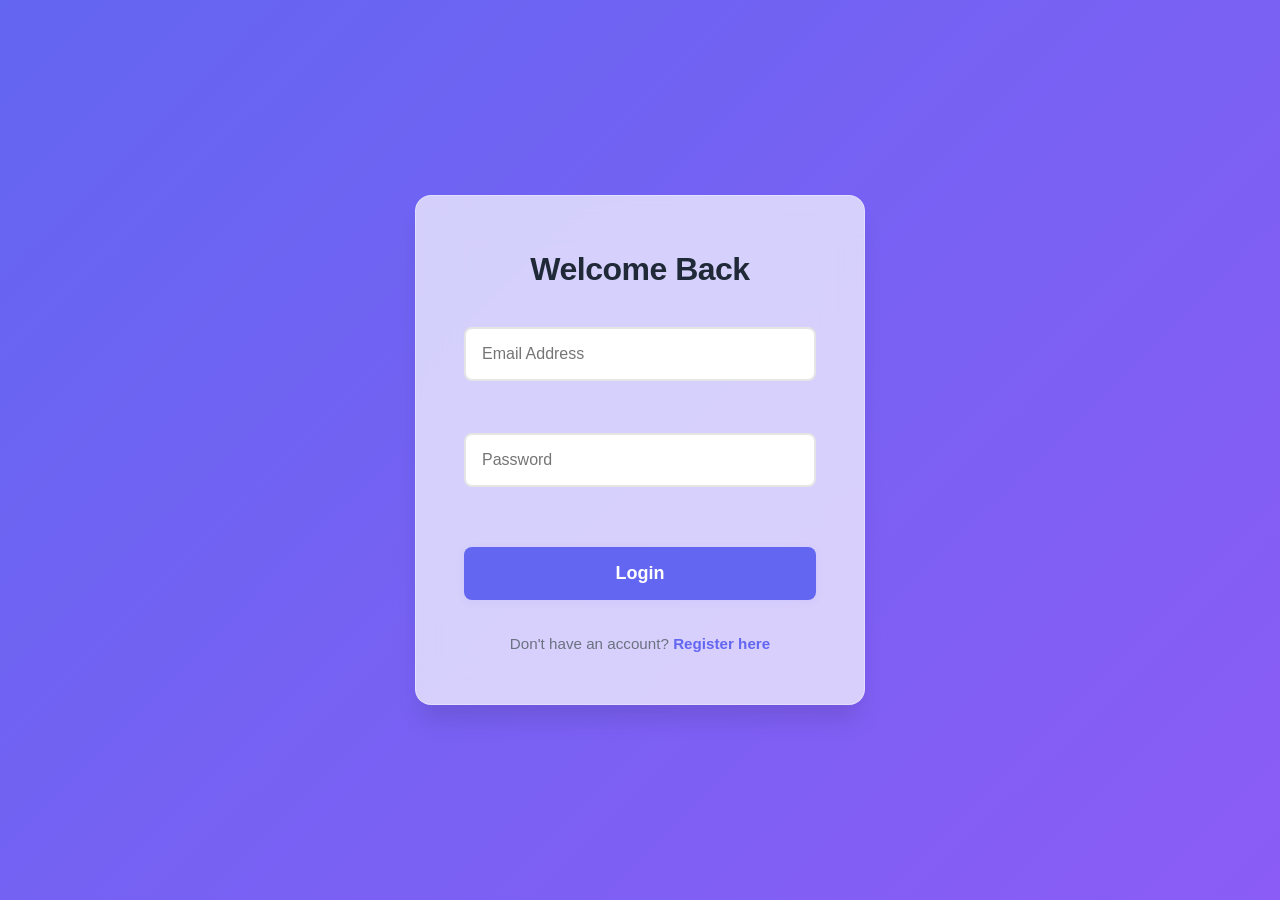
<file: cart.html>
<!DOCTYPE html>
<html lang="en">
<head>
    <meta charset="UTF-8">
    <meta name="viewport" content="width=device-width, initial-scale=1.0">
    <title>Cart - E-Commerce</title>
    <link rel="stylesheet" href="css/style.css">
</head>
<body>
    <!-- Navbar -->
    <nav class="navbar">
        <div class="nav-container">
            <a href="index.html" class="logo">ShopHub</a>
            <ul class="nav-menu">
                <li><a href="index.html" class="nav-link">Home</a></li>
                <li><a href="index.html#contact" class="nav-link">Contact</a></li>
                <li class="cart-icon-wrapper">
                    <a href="cart.html" class="nav-link cart-link">
                        <svg class="cart-icon" viewBox="0 0 24 24" fill="none" stroke="currentColor">
                            <path d="M9 21H5a2 2 0 0 1-2-2V7a2 2 0 0 1 2-2h4m7 14h2a2 2 0 0 0 2-2V9a2 2 0 0 0-2-2h-2M9 7h6M9 7v12m6-12v12M9 7H7a2 2 0 0 0-2 2v10a2 2 0 0 0 2 2h2M15 7h2a2 2 0 0 1 2 2v10a2 2 0 0 1-2 2h-2"/>
                        </svg>
                        <span class="cart-count" id="cartCount">0</span>
                    </a>
                </li>
                <li class="nav-auth-slot" id="navAuthSlot">
                    <!-- Injected by auth.js -->
                </li>
            </ul>
            <button class="mobile-menu-toggle" id="mobileMenuToggle">
                <span></span>
                <span></span>
                <span></span>
            </button>
        </div>
    </nav>

    <!-- Cart Section -->
    <section class="cart-section">
        <div class="container">
            <h1 class="page-title">Shopping Cart</h1>
            <div class="cart-wrapper">
                <div class="cart-items" id="cartItems">
                    <!-- Cart items will be injected by JavaScript -->
                </div>
                <div class="cart-summary">
                    <div class="summary-card">
                        <h2>Order Summary</h2>
                        <div class="summary-row">
                            <span>Subtotal:</span>
                            <span id="subtotal">$0.00</span>
                        </div>
                        <div class="summary-row">
                            <span>Tax:</span>
                            <span id="tax">$0.00</span>
                        </div>
                        <div class="summary-row total">
                            <span>Total:</span>
                            <span id="total">$0.00</span>
                        </div>
                        <button class="buy-now-btn" id="buyNowBtn">
                            <span>Buy Now</span>
                            <div class="ripple-effect"></div>
                        </button>
                    </div>
                </div>
            </div>
        </div>
    </section>

    <script type="module" src="js/main.js"></script>
    <script type="module" src="js/buttonTop.js"></script>
</body>
    <!-- Scroll To Top Button -->
    <button id="scrollTopBtn" class="scroll-top-btn" aria-label="Scroll to top" tabindex="0">
        <span class="scroll-top-icon" aria-hidden="true">
            <i class="fa-solid fa-arrow-up"></i>
        </span>
    </button>
</body>
</html>
</file>
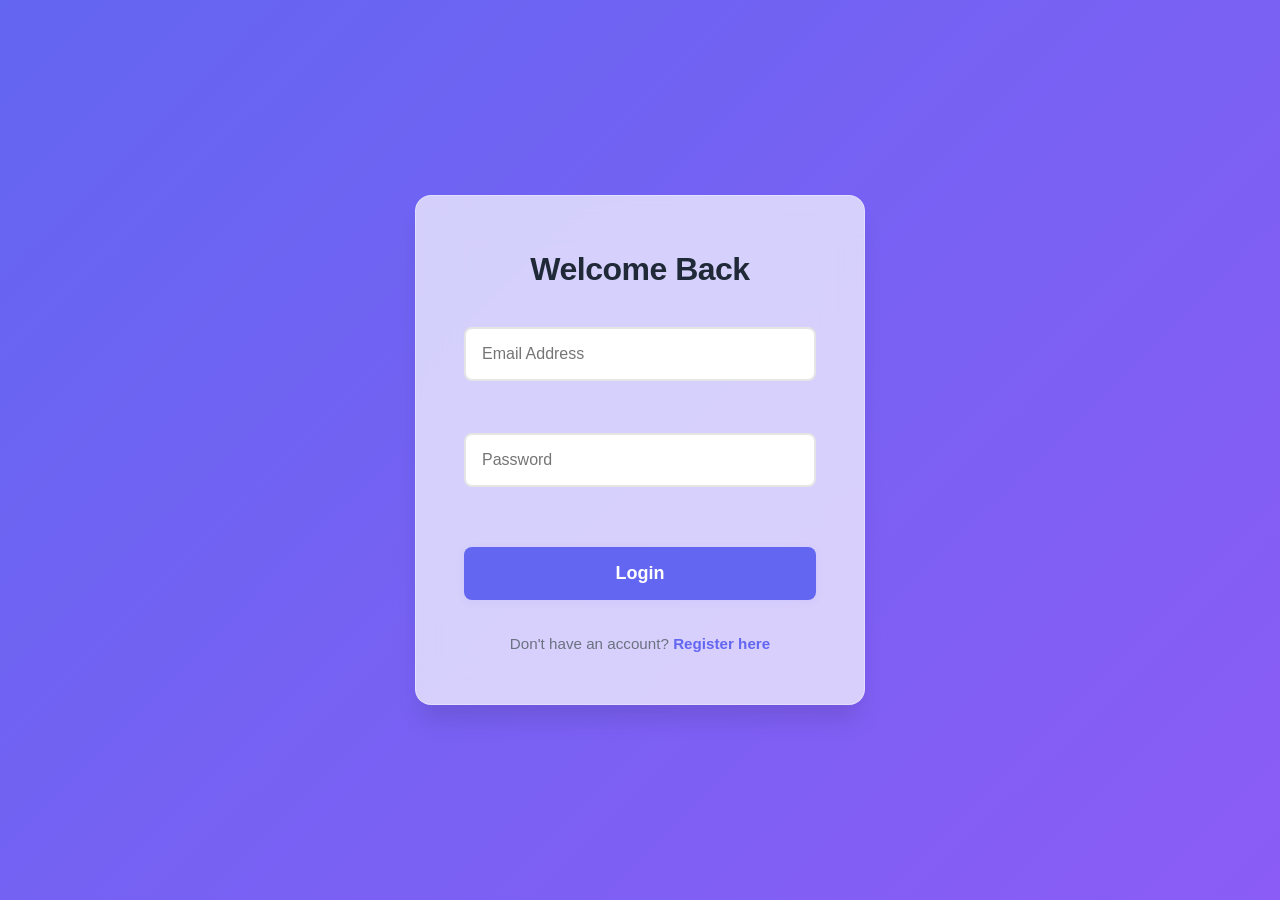
<file: login.html>
<!DOCTYPE html>
<html lang="en">
<head>
    <meta charset="UTF-8">
    <meta name="viewport" content="width=device-width, initial-scale=1.0">
    <title>Login - E-Commerce</title>
    <link rel="icon" type="image/png" sizes="32x32" href="favicon.png">
    <link rel="icon" type="image/png" sizes="16x16" href="favicon.png">
    <link rel="shortcut icon" href="favicon.png" type="image/png">
    <meta name="theme-color" content="#f3f4f6">
    <link rel="stylesheet" href="css/style.css">
</head>
<body class="auth-page">
    <div class="auth-container">
        <div class="auth-card">
            <h1 class="auth-title">Welcome Back</h1>
            <form id="loginForm" class="auth-form">
                <div class="form-group">
                    <input 
                        type="email" 
                        id="loginEmail" 
                        name="email" 
                        placeholder="Email Address" 
                        required
                        autocomplete="email"
                    >
                    <span class="input-focus-line"></span>
                    <span class="error-message" id="emailError"></span>
                </div>

                <div class="form-group">
                    <input 
                        type="password" 
                        id="loginPassword" 
                        name="password" 
                        placeholder="Password" 
                        required
                        autocomplete="current-password"
                    >
                    <span class="input-focus-line"></span>
                    <span class="error-message" id="passwordError"></span>
                </div>

                <button type="submit" class="auth-submit-btn">
                    <span>Login</span>
                    <div class="ripple-effect"></div>
                </button>
            </form>

            <p class="auth-footer">
                Don't have an account? <a href="register.html">Register here</a>
            </p>
        </div>
    </div>

    <script type="module" src="js/main.js"></script>
    <script type="module" src="js/buttonTop.js"></script>
</body>
    <!-- Scroll To Top Button -->
    <button id="scrollTopBtn" class="scroll-top-btn" aria-label="Scroll to top" tabindex="0">
        <span class="scroll-top-icon" aria-hidden="true">
            <i class="fa-solid fa-arrow-up"></i>
        </span>
    </button>
</body>
</html>
</file>
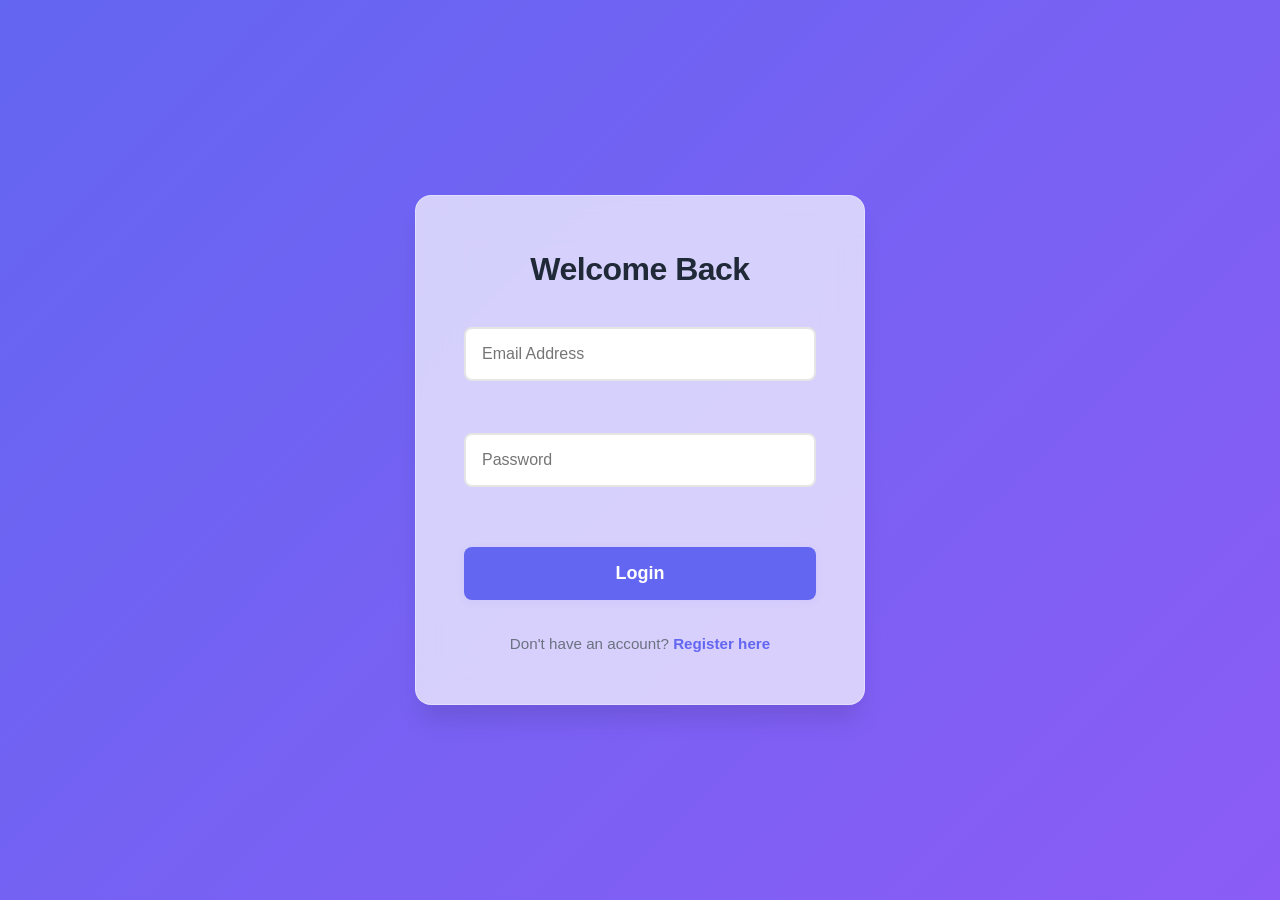
<file: product.html>
<!DOCTYPE html>
<html lang="en">
<head>
    <meta charset="UTF-8">
    <meta name="viewport" content="width=device-width, initial-scale=1.0">
    <title>Product Details - E-Commerce</title>
    <link rel="stylesheet" href="css/style.css">
</head>
<body>
    <!-- Navbar -->
    <nav class="navbar">
        <div class="nav-container">
            <a href="index.html" class="logo">ShopHub</a>
            <ul class="nav-menu">
                <li><a href="index.html" class="nav-link">Home</a></li>
                <li><a href="index.html#contact" class="nav-link">Contact</a></li>
                <li class="cart-icon-wrapper">
                    <a href="cart.html" class="nav-link cart-link">
                        <svg class="cart-icon" viewBox="0 0 24 24" fill="none" stroke="currentColor">
                            <path d="M9 21H5a2 2 0 0 1-2-2V7a2 2 0 0 1 2-2h4m7 14h2a2 2 0 0 0 2-2V9a2 2 0 0 0-2-2h-2M9 7h6M9 7v12m6-12v12M9 7H7a2 2 0 0 0-2 2v10a2 2 0 0 0 2 2h2M15 7h2a2 2 0 0 1 2 2v10a2 2 0 0 1-2 2h-2"/>
                        </svg>
                        <span class="cart-count" id="cartCount">0</span>
                    </a>
                </li>
                <li class="nav-auth-slot" id="navAuthSlot">
                    <!-- Injected by auth.js -->
                </li>
            </ul>
            <button class="mobile-menu-toggle" id="mobileMenuToggle">
                <span></span>
                <span></span>
                <span></span>
            </button>
        </div>
    </nav>

    <!-- Product Details -->
    <section class="product-details-section">
        <div class="container">
            <div class="product-details-wrapper" id="productDetails">
                <!-- Product details will be injected by JavaScript -->
            </div>
                <!-- Smart Discovery Sections -->
                <section id="similarProductsSection" class="smart-discovery-section" style="margin-top:2.5rem;"></section>
                <section id="recentlyViewedSection" class="smart-discovery-section" style="margin-top:1.5rem;"></section>
        </div>
    </section>

    <script type="module" src="js/main.js"></script>
    <script type="module" src="js/buttonTop.js"></script>
    <script type="module">
        import { renderSmartDiscoverySections, trackProductView } from './js/smartDiscovery.js';
        import ProductsManager from './js/products.js';
        document.addEventListener('DOMContentLoaded', () => {
            const urlParams = new URLSearchParams(window.location.search);
            const productId = urlParams.get('id');
            if (!productId) return;
            const productsManager = new ProductsManager();
            const product = productsManager.getProductById(productId);
            if (!product) return;
            trackProductView(product.id);
            setTimeout(() => renderSmartDiscoverySections(product), 100);
        });
    </script>
</body>
    <!-- Scroll To Top Button -->
    <button id="scrollTopBtn" class="scroll-top-btn" aria-label="Scroll to top" tabindex="0">
        <span class="scroll-top-icon" aria-hidden="true">
            <i class="fa-solid fa-arrow-up"></i>
        </span>
    </button>
</body>
</html>
</file>
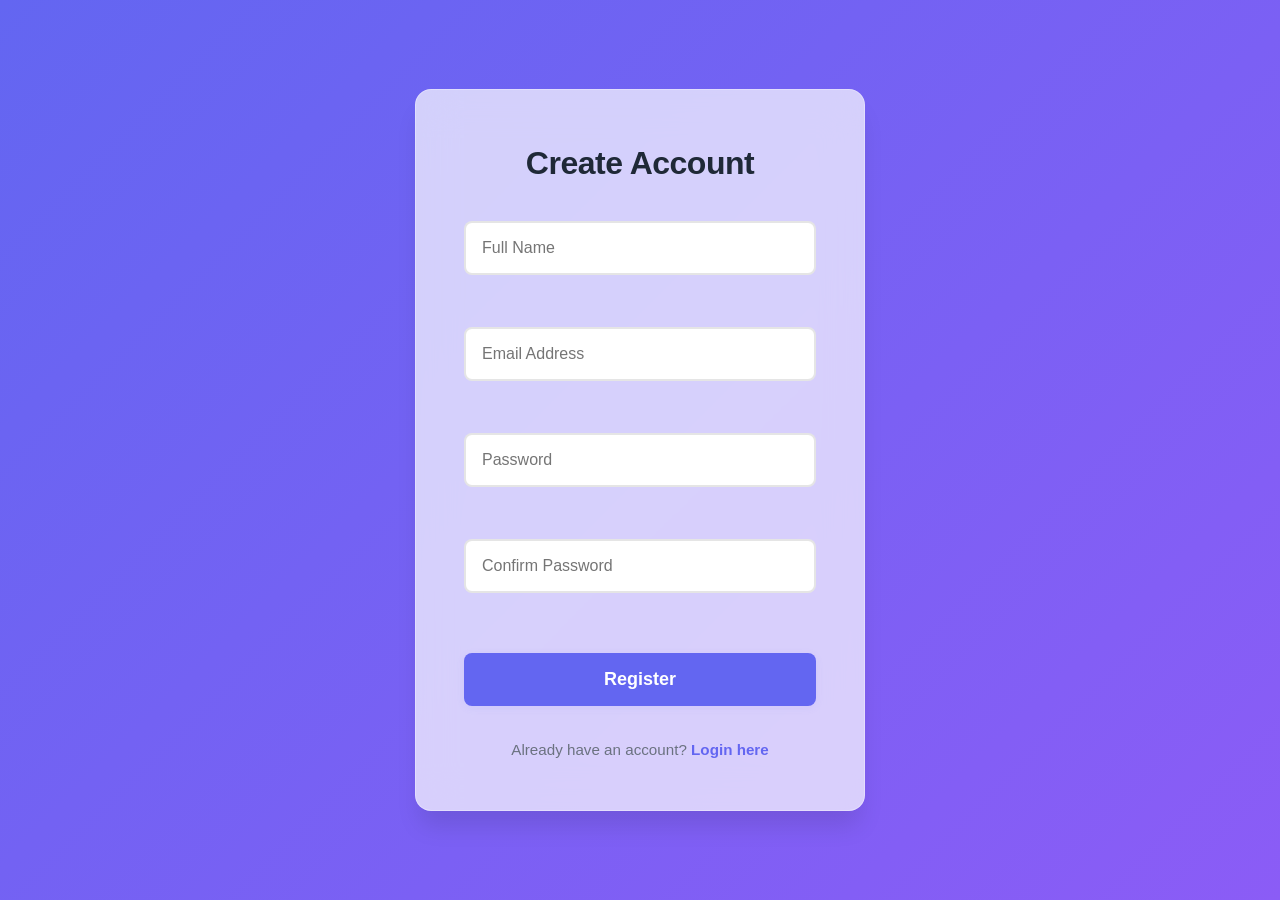
<file: register.html>
<!DOCTYPE html>
<html lang="en">
<head>
    <meta charset="UTF-8">
    <meta name="viewport" content="width=device-width, initial-scale=1.0">
    <title>Register - E-Commerce</title>
    <link rel="icon" type="image/png" sizes="32x32" href="favicon.png">
    <link rel="icon" type="image/png" sizes="16x16" href="favicon.png">
    <link rel="shortcut icon" href="favicon.png" type="image/png">
    <meta name="theme-color" content="#f3f4f6">
    <link rel="stylesheet" href="css/style.css">
</head>
<body class="auth-page">
    <div class="auth-container">
        <div class="auth-card">
            <h1 class="auth-title">Create Account</h1>
            <form id="registerForm" class="auth-form">
                <div class="form-group">
                    <input 
                        type="text" 
                        id="registerName" 
                        name="name" 
                        placeholder="Full Name" 
                        required
                        autocomplete="name"
                    >
                    <span class="input-focus-line"></span>
                    <span class="error-message" id="nameError"></span>
                </div>

                <div class="form-group">
                    <input 
                        type="email" 
                        id="registerEmail" 
                        name="email" 
                        placeholder="Email Address" 
                        required
                        autocomplete="email"
                    >
                    <span class="input-focus-line"></span>
                    <span class="error-message" id="emailError"></span>
                </div>

                <div class="form-group">
                    <input 
                        type="password" 
                        id="registerPassword" 
                        name="password" 
                        placeholder="Password" 
                        required
                        autocomplete="new-password"
                    >
                    <span class="input-focus-line"></span>
                    <span class="error-message" id="passwordError"></span>
                </div>

                <div class="form-group">
                    <input 
                        type="password" 
                        id="registerConfirmPassword" 
                        name="confirmPassword" 
                        placeholder="Confirm Password" 
                        required
                        autocomplete="new-password"
                    >
                    <span class="input-focus-line"></span>
                    <span class="error-message" id="confirmPasswordError"></span>
                </div>

                <button type="submit" class="auth-submit-btn">
                    <span>Register</span>
                    <div class="ripple-effect"></div>
                </button>
            </form>

            <p class="auth-footer">
                Already have an account? <a href="login.html">Login here</a>
            </p>
        </div>
    </div>

    <script type="module" src="js/main.js"></script>
    <script type="module" src="js/buttonTop.js"></script>
</body>
    <!-- Scroll To Top Button -->
    <button id="scrollTopBtn" class="scroll-top-btn" aria-label="Scroll to top" tabindex="0">
        <span class="scroll-top-icon" aria-hidden="true">
            <i class="fa-solid fa-arrow-up"></i>
        </span>
    </button>
</body>
</html>
</file>
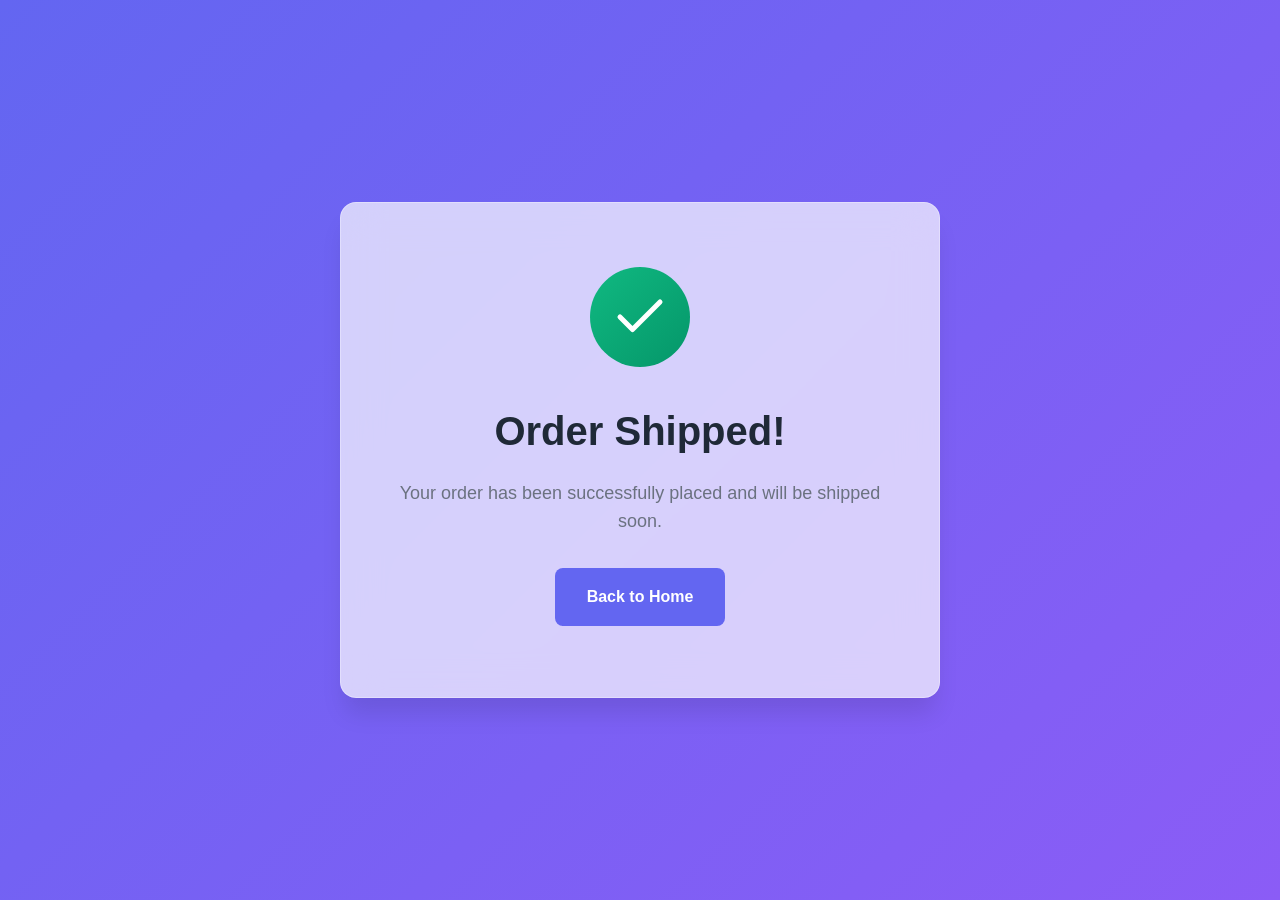
<file: success.html>
<!DOCTYPE html>
<html lang="en">
<head>
    <meta charset="UTF-8">
    <meta name="viewport" content="width=device-width, initial-scale=1.0">
    <title>Order Shipped - E-Commerce</title>
    <link rel="stylesheet" href="css/style.css">
</head>
<body class="success-page">
    <div class="success-container">
        <div class="success-card">
            <div class="success-icon-wrapper">
                <svg class="success-icon" viewBox="0 0 24 24" fill="none" stroke="currentColor">
                    <path d="M20 6L9 17l-5-5" stroke-width="2" stroke-linecap="round" stroke-linejoin="round"/>
                </svg>
            </div>
            <h1 class="success-title">Order Shipped!</h1>
            <p class="success-message">Your order has been successfully placed and will be shipped soon.</p>
            <a href="index.html" class="back-home-btn">
                <span>Back to Home</span>
                <div class="ripple-effect"></div>
            </a>
        </div>
    </div>

    <script type="module" src="js/main.js"></script>
    <script type="module" src="js/buttonTop.js"></script>
</body>
    <!-- Scroll To Top Button -->
    <button id="scrollTopBtn" class="scroll-top-btn" aria-label="Scroll to top" tabindex="0">
        <span class="scroll-top-icon" aria-hidden="true">
            <i class="fa-solid fa-arrow-up"></i>
        </span>
    </button>
</body>
</html>
</file>
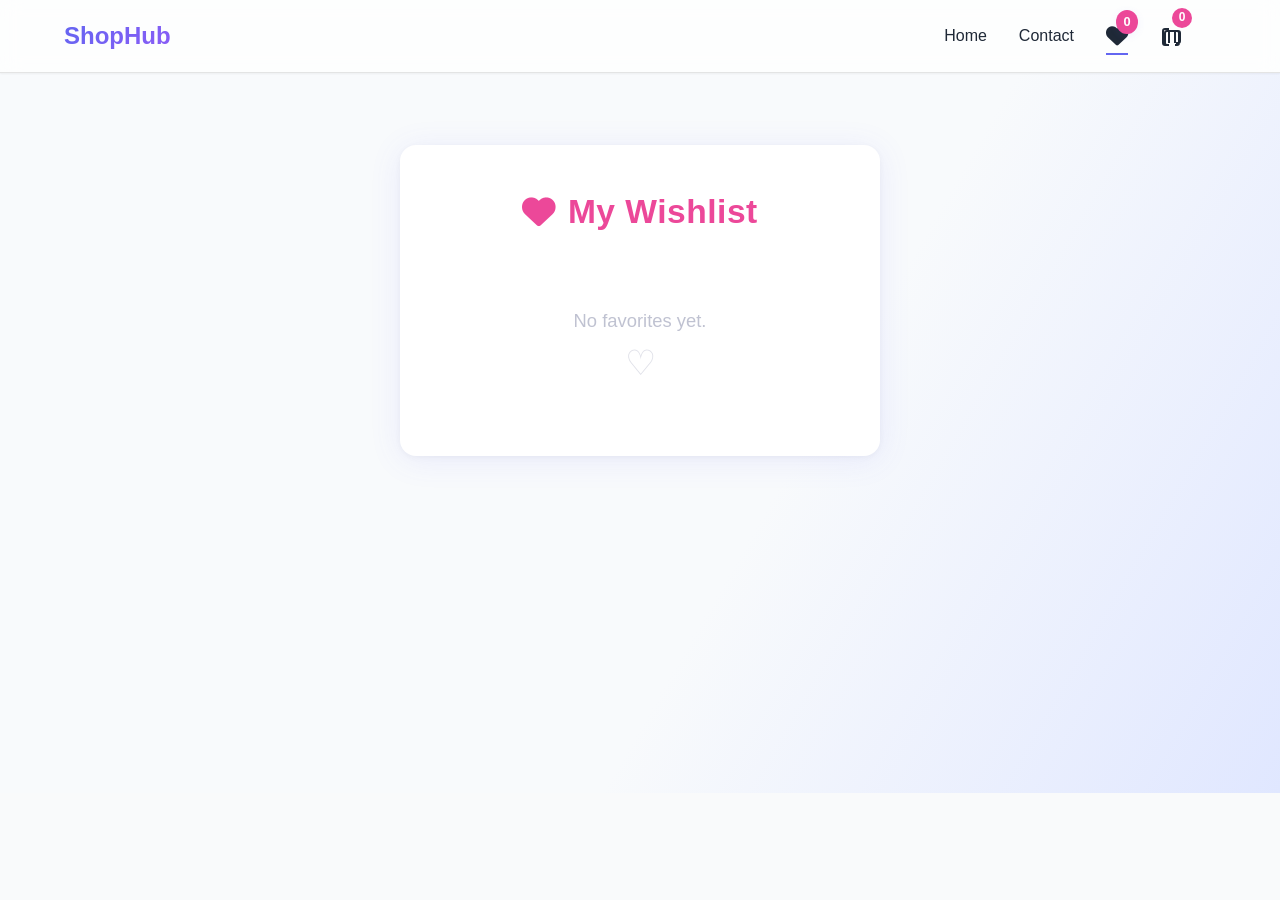
<file: wishlist.html>
<!DOCTYPE html>
<html lang="en">
<head>
    <meta charset="UTF-8">
    <meta name="viewport" content="width=device-width, initial-scale=1.0">
    <title>My Wishlist</title>
    <link rel="stylesheet" href="css/style.css">
    <link rel="stylesheet" href="https://cdnjs.cloudflare.com/ajax/libs/font-awesome/6.5.1/css/all.min.css">
</head>
<body>
    <nav class="navbar">
        <div class="nav-container">
            <a href="index.html" class="logo">ShopHub</a>
            <ul class="nav-menu">
                <li><a href="index.html" class="nav-link">Home</a></li>
                <li><a href="#contact" class="nav-link">Contact</a></li>
                <li class="wishlist-icon-wrapper">
                    <a href="wishlist.html" class="nav-link wishlist-nav-btn active" aria-label="View wishlist">
                        <i class="fa-solid fa-heart"></i>
                        <span class="wishlist-count" id="wishlistCount">0</span>
                    </a>
                </li>
                <li class="cart-icon-wrapper">
                    <a href="cart.html" class="nav-link cart-link">
                        <svg class="cart-icon" viewBox="0 0 24 24" fill="none" stroke="currentColor">
                            <path d="M9 21H5a2 2 0 0 1-2-2V7a2 2 0 0 1 2-2h4m7 14h2a2 2 0 0 0 2-2V9a2 2 0 0 0-2-2h-2M9 7h6M9 7v12m6-12v12M9 7H7a2 2 0 0 0-2 2v10a2 2 0 0 0 2 2h2M15 7h2a2 2 0 0 1 2 2v10a2 2 0 0 1-2 2h-2"/>
                        </svg>
                        <span class="cart-count" id="cartCount">0</span>
                    </a>
                </li>
                <li class="nav-auth-slot" id="navAuthSlot"></li>
            </ul>
            <button class="mobile-menu-toggle" id="mobileMenuToggle">
                <span></span>
                <span></span>
                <span></span>
            </button>
        </div>
    </nav>
    <main class="wishlist-page-main">
        <section class="wishlist-section">
            <h1 class="wishlist-page-title"><i class="fa-solid fa-heart"></i> My Wishlist</h1>
            <div id="wishlistProductsContainer" class="wishlist-products-container"></div>
        </section>
    </main>
    <script type="module" src="js/wishlist.js"></script>
</body>
</html>
</file>
<file: css/style.css>
/* === Smart Discovery (Similar/Recently Viewed) === */
.smart-discovery-section {
    margin-bottom: 2.5rem;
}
.smart-section-title {
    font-size: 1.35rem;
    font-weight: 700;
    margin-bottom: 1.1rem;
    color: var(--text-primary, #1e293b);
    letter-spacing: -0.5px;
}
.smart-products-list {
    display: grid;
    grid-template-columns: repeat(4, 1fr);
    gap: 1.2rem;
    margin-bottom: 0.5rem;
    min-height: 120px;
    position: relative;
}
@media (max-width: 900px) {
    .smart-products-list { grid-template-columns: repeat(2, 1fr); }
}
@media (max-width: 600px) {
    .smart-products-list {
        display: flex;
        overflow-x: auto;
        gap: 1rem;
        padding-bottom: 0.5rem;
        scroll-snap-type: x mandatory;
    }
    .smart-product-card { min-width: 210px; max-width: 80vw; scroll-snap-align: start; }
}
.smart-product-card.compact {
    box-shadow: var(--shadow-md, 0 2px 8px rgba(0,0,0,0.06));
    border-radius: 1rem;
    background: #fff;
    padding: 0.7rem 0.7rem 1.1rem 0.7rem;
    transition: box-shadow 0.2s, transform 0.2s;
    cursor: pointer;
    display: flex;
    flex-direction: column;
    align-items: center;
    position: relative;
    min-width: 0;
    opacity: 0;
    transform: translateY(20px);
    animation: smart-fade-in 0.5s cubic-bezier(.4,0,.2,1) forwards;
}
.smart-product-card.compact .product-image-wrapper {
    width: 100%;
    aspect-ratio: 1/1;
    display: flex;
    align-items: center;
    justify-content: center;
    margin-bottom: 0.7rem;
}
.smart-product-card.compact .product-image {
    width: 100%;
    height: 100%;
    object-fit: cover;
    border-radius: 0.7rem;
}
.smart-product-card.compact .product-info {
    width: 100%;
    text-align: center;
}
.smart-product-card.compact .product-name {
    font-size: 1.05rem;
    font-weight: 600;
    margin-bottom: 0.3rem;
    color: var(--text-primary, #1e293b);
    white-space: nowrap;
    overflow: hidden;
    text-overflow: ellipsis;
}
.smart-product-card.compact .product-meta {
    display: flex;
    justify-content: center;
    gap: 0.7rem;
    font-size: 0.98rem;
    color: var(--text-secondary, #64748b);
    margin-bottom: 0.2rem;
}
.smart-product-card.compact .product-rating {
    color: #f59e0b;
    font-weight: 500;
}
.smart-badge {
    position: absolute;
    top: 0.7rem;
    left: 0.7rem;
    background: #e0e7ff;
    color: #3730a3;
    font-size: 0.85rem;
    font-weight: 600;
    padding: 0.18em 0.7em;
    border-radius: 999px;
    z-index: 2;
    box-shadow: 0 1px 4px rgba(0,0,0,0.04);
}
@keyframes smart-fade-in {
    from { opacity: 0; transform: translateY(20px); }
    to { opacity: 1; transform: translateY(0); }
}
/* Skeleton loader for smart sections */
.smart-products-list.skeleton {
    min-height: 120px;
    display: flex;
    gap: 1.2rem;
}
.smart-product-card.skeleton {
    background: #f3f4f6;
    border-radius: 1rem;
    min-width: 210px;
    height: 220px;
    animation: skeleton-shimmer 1.2s ease-in-out infinite;
}
/* ===== Splash Screen Styles ===== */
.splash-screen {
    position: fixed;
    z-index: 9999;
    top: 0;
    left: 0;
    width: 100vw;
    height: 100vh;
    display: flex;
    align-items: center;
    justify-content: center;
    background: linear-gradient(120deg, #f8fafc 60%, #e0e7ff 100%);
    transition: opacity 0.6s cubic-bezier(.4,0,.2,1);
    opacity: 1;
}
.splash-screen.fade-out {
    opacity: 0;
    pointer-events: none;
}
.splash-content {
    display: flex;
    flex-direction: column;
    align-items: center;
    justify-content: center;
    gap: 1.5rem;
}
.splash-logo {
    font-size: 2.7rem;
    font-weight: 800;
    color: #4f46e5;
    letter-spacing: 1.5px;
    opacity: 0;
    transform: scale(0.92);
    animation: splashLogoIn 0.8s cubic-bezier(.4,0,.2,1) 0.2s forwards;
}
.splash-slogan {
    font-size: 1.1rem;
    color: #6366f1;
    opacity: 0.7;
    margin-top: -0.7rem;
    letter-spacing: 0.5px;
}
.splash-loader {
    display: flex;
    gap: 0.5rem;
    margin-top: 0.7rem;
}
.splash-loader .dot {
    width: 10px;
    height: 10px;
    border-radius: 50%;
    background: #6366f1;
    opacity: 0.7;
    animation: splashDotBounce 1.2s infinite cubic-bezier(.4,0,.2,1);
}
.splash-loader .dot:nth-child(2) {
    animation-delay: 0.2s;
}
.splash-loader .dot:nth-child(3) {
    animation-delay: 0.4s;
}
@keyframes splashLogoIn {
    0% { opacity: 0; transform: scale(0.92); }
    100% { opacity: 1; transform: scale(1.04); }
}
@keyframes splashDotBounce {
    0%, 80%, 100% { transform: translateY(0); opacity: 0.7; }
    40% { transform: translateY(-12px); opacity: 1; }
}
/* ===== Wishlist Page Premium Styling ===== */
.wishlist-page-main {
    min-height: 80vh;
    display: flex;
    flex-direction: column;
    align-items: center;
    justify-content: flex-start;
    background: linear-gradient(120deg, #f8fafc 60%, #e0e7ff 100%);
    padding: 2.5rem 0 3rem 0;
}
.wishlist-section {
    background: #fff;
    border-radius: var(--radius-xl);
    box-shadow: 0 4px 32px 0 rgba(99,102,241,0.10), 0 1.5px 6px 0 rgba(0,0,0,0.04);
    padding: 2.5rem 2.2rem 2rem 2.2rem;
    max-width: 480px;
    width: 100%;
    margin: 2rem auto 0 auto;
    display: flex;
    flex-direction: column;
    align-items: center;
    animation: fadeInUp 0.7s cubic-bezier(.4,0,.2,1);
}
.wishlist-page-title {
    font-size: 2.1rem;
    font-weight: 800;
    color: var(--accent-color);
    margin-bottom: 1.7rem;
    letter-spacing: 0.5px;
    display: flex;
    align-items: center;
    gap: 0.7rem;
}
.wishlist-products-container {
    width: 100%;
    display: flex;
    flex-direction: column;
    gap: 1.2rem;
    max-height: 400px;
    overflow-y: auto;
    padding-bottom: 0.5rem;
}
.wishlist-product-card {
    display: flex;
    align-items: center;
    gap: 1.1rem;
    background: linear-gradient(90deg, #f1f5ff 60%, #f8fafc 100%);
    border-radius: var(--radius-lg);
    box-shadow: 0 2px 12px 0 rgba(99,102,241,0.07);
    padding: 0.9rem 1.2rem;
    position: relative;
    transition: box-shadow 0.22s, transform 0.18s;
    border: 1.5px solid #e0e7ff;
}
.wishlist-product-card:hover {
    box-shadow: 0 6px 24px 0 rgba(99,102,241,0.13);
    transform: translateY(-2px) scale(1.025);
    border-color: var(--accent-color);
}
.wishlist-product-img {
    width: 62px;
    height: 62px;
    object-fit: cover;
    border-radius: var(--radius-md);
    box-shadow: 0 1.5px 6px 0 rgba(99,102,241,0.10);
    border: 2px solid #fff;
    background: #f8fafc;
    transition: box-shadow 0.2s;
}
.wishlist-product-info {
    flex: 1;
    display: flex;
    flex-direction: column;
    gap: 0.2rem;
}
.wishlist-product-title {
    font-size: 1.13rem;
    font-weight: 700;
    color: #22223b;
    margin-bottom: 0.1rem;
}
.wishlist-product-price {
    font-size: 1.01rem;
    color: var(--primary-color);
    font-weight: 600;
}
.wishlist-remove-btn {
    background: none;
    border: none;
    color: var(--accent-color);
    font-size: 1.25rem;
    cursor: pointer;
    transition: color 0.2s, transform 0.18s;
    margin-left: 0.5rem;
    padding: 0.2rem 0.4rem;
    border-radius: 50%;
}
.wishlist-remove-btn:hover {
    color: #e74c3c;
    background: #fbe9e7;
    transform: scale(1.18);
}
.empty-wishlist {
    text-align: center;
    color: #b0b3c6;
    font-size: 1.15rem;
    padding: 2.5rem 0 1.5rem 0;
    opacity: 0.8;
}
@keyframes fadeInUp {
    0% { opacity: 0; transform: translateY(40px); }
    100% { opacity: 1; transform: translateY(0); }
}
/* ===== Wishlist Modal & Navbar Icon ===== */
.wishlist-icon-wrapper {
    position: relative;
}
.wishlist-nav-btn {
    background: none;
    border: none;
    position: relative;
    font-size: 1.4rem;
    color: var(--accent-color);
    cursor: pointer;
    display: flex;
    align-items: center;
    transition: color 0.2s;
}
.wishlist-nav-btn:focus {
    outline: 2px solid var(--accent-color);
}
.wishlist-count {
    position: absolute;
    top: -7px;
    right: -10px;
    background: var(--accent-color);
    color: #fff;
    border-radius: 50%;
    font-size: 0.8rem;
    padding: 2px 7px;
    font-weight: 700;
    min-width: 22px;
    text-align: center;
    box-shadow: 0 2px 8px 0 rgba(99,102,241,0.08);
    z-index: 2;
    transition: background 0.2s, transform 0.2s;
}
.wishlist-nav-btn.animated .fa-heart {
    animation: heartBeat 0.5s;
}

.wishlist-products-container {
    width: 100%;
    display: flex;
    flex-direction: column;
    gap: 1.1rem;
    max-height: 340px;
    overflow-y: auto;
}
.wishlist-product-card {
    display: flex;
    align-items: center;
    gap: 1.1rem;
    background: var(--bg-secondary);
    border-radius: var(--radius-md);
    box-shadow: var(--shadow-xs);
    padding: 0.7rem 1rem;
    position: relative;
    transition: box-shadow 0.2s;
}
.wishlist-product-card:hover {
    box-shadow: var(--shadow-md);
}
.wishlist-product-img {
    width: 60px;
    height: 60px;
    object-fit: cover;
    border-radius: var(--radius-md);
    box-shadow: var(--shadow-xs);
}
.wishlist-product-info {
    flex: 1;
    display: flex;
    flex-direction: column;
    gap: 0.2rem;
}
.wishlist-product-title {
    font-size: 1.05rem;
    font-weight: 600;
    color: var(--text-primary);
}
.wishlist-product-price {
    font-size: 0.98rem;
    color: var(--primary-color);
    font-weight: 500;
}
.wishlist-remove-btn {
    background: none;
    border: none;
    color: var(--accent-color);
    font-size: 1.2rem;
    cursor: pointer;
    transition: color 0.2s;
    margin-left: 0.5rem;
}
.wishlist-remove-btn:hover {
    color: #e74c3c;
}
/* ===== Filter Chips ===== */
.filter-chips {
    display: flex;
    flex-wrap: wrap;
    gap: 0.7rem;
    margin-bottom: 1.2rem;
    min-height: 32px;
    align-items: center;
}
.filter-chip {
    display: flex;
    align-items: center;
    background: var(--bg-glass);
    color: var(--primary-color);
    border-radius: 999px;
    box-shadow: var(--shadow-sm);
    padding: 0.4rem 1.1rem 0.4rem 0.9rem;
    font-size: 0.98rem;
    font-weight: 500;
    position: relative;
    transition: background 0.2s, color 0.2s;
    cursor: pointer;
}
.filter-chip .chip-close {
    margin-left: 0.7rem;
    background: none;
    border: none;
    color: var(--accent-color);
    font-size: 1.1rem;
    cursor: pointer;
    border-radius: 50%;
    transition: background 0.2s, color 0.2s;
    padding: 0.1rem 0.3rem;
}
.filter-chip .chip-close:hover {
    background: var(--accent-color);
    color: #fff;
}
/* ===== Quick View Modal ===== */
/* Quick View Modal styles removed */
/* ===== Wishlist Heart Icon ===== */
.wishlist-btn {
    position: absolute;
    top: 1rem;
    right: 1rem;
    background: rgba(255,255,255,0.85);
    border: none;
    border-radius: 50%;
    width: 38px;
    height: 38px;
    display: flex;
    align-items: center;
    justify-content: center;
    box-shadow: 0 2px 8px 0 rgba(99,102,241,0.08);
    cursor: pointer;
    z-index: 2;
    transition: background 0.2s, box-shadow 0.2s, transform 0.2s;
    font-size: 1.3rem;
}
.wishlist-btn:hover {
    background: var(--accent-color);
    color: #fff;
    transform: scale(1.08);
}
.wishlist-btn .fa-heart {
    transition: color 0.3s;
    color: #bbb;
}
.wishlist-btn.wishlisted .fa-heart {
    color: var(--accent-color);
    animation: heartBeat 0.4s;
}
.wishlist-btn.wishlist-animate .fa-heart {
    animation: heartBeat 0.4s;
}
@keyframes heartBeat {
    0% { transform: scale(1); }
    20% { transform: scale(1.2); }
    40% { transform: scale(0.95); }
    60% { transform: scale(1.1); }
    100% { transform: scale(1); }
}
/* ===== Scroll Reveal Animations ===== */
.reveal {
    opacity: 0;
    transform: translateY(32px);
    transition: opacity 0.7s cubic-bezier(0.4,0,0.2,1), transform 0.7s cubic-bezier(0.4,0,0.2,1);
}
.revealed {
    opacity: 1 !important;
    transform: translateY(0) !important;
}
/* ===== Skeleton Loading ===== */
.skeleton-card {
    background: #f3f4f6;
    border-radius: var(--radius-lg);
    box-shadow: var(--shadow-md);
    overflow: hidden;
    position: relative;
    min-height: 340px;
    animation: fadeIn 0.5s;
}
.skeleton-block {
    width: 100%;
    height: 200px;
    background: #e5e7eb;
    border-radius: var(--radius-lg) var(--radius-lg) 0 0;
    position: relative;
    overflow: hidden;
}
.skeleton-line {
    height: 18px;
    background: #e5e7eb;
    border-radius: 8px;
    margin: 0.5rem 0;
    position: relative;
    overflow: hidden;
}
.skeleton-title {
    width: 60%;
    height: 24px;
}
.skeleton-block::after,
.skeleton-line::after {
    content: '';
    position: absolute;
    top: 0; left: 0; right: 0; bottom: 0;
    background: linear-gradient(90deg, rgba(255,255,255,0) 0%, rgba(255,255,255,0.5) 50%, rgba(255,255,255,0) 100%);
    animation: shimmer 1.2s infinite;
}
@keyframes shimmer {
    0% { transform: translateX(-100%); }
    100% { transform: translateX(100%); }
}
/* ===== Sidebar Filters (Modern) ===== */
.main-shop-layout {
    display: flex;
    align-items: flex-start;
    gap: 2.5rem;
    position: relative;
}
.sidebar-filters {
    min-width: 260px;
    max-width: 320px;
    background: var(--bg-glass);
    border-radius: var(--radius-xl);
    box-shadow: var(--shadow-xl);
    padding: 2rem 1.5rem 1.5rem 1.5rem;
    margin-top: 2rem;
    margin-bottom: 2rem;
    position: sticky;
    top: 2rem;
    z-index: 20;
    display: flex;
    flex-direction: column;
    gap: 2rem;
    transition: transform 0.35s cubic-bezier(0.4,0,0.2,1), box-shadow 0.3s;
}
.sidebar-header {
    display: flex;
    align-items: center;
    justify-content: space-between;
    margin-bottom: 1.2rem;
}
.sidebar-header h2 {
    font-size: 1.25rem;
    font-weight: 700;
    display: flex;
    align-items: center;
    gap: 0.5rem;
    color: var(--primary-color);
}
.sidebar-close-btn {
    display: none;
    background: none;
    border: none;
    font-size: 1.5rem;
    color: var(--text-secondary);
    cursor: pointer;
    transition: color 0.2s;
}
.sidebar-close-btn:hover {
    color: var(--primary-color);
}
.sidebar-group {
    margin-bottom: 1.5rem;
}
.sidebar-title {
    font-size: 1.05rem;
    font-weight: 600;
    margin-bottom: 0.7rem;
    color: var(--text-primary);
    display: flex;
    align-items: center;
    gap: 0.5rem;
}
.clear-filters-btn {
    margin-top: 1.5rem;
    width: 100%;
    background: var(--accent-color);
    color: #fff;
    border: none;
    border-radius: var(--radius-md);
    padding: 0.7rem 0;
    font-weight: 600;
    font-size: 1rem;
    cursor: pointer;
    box-shadow: var(--shadow-md);
    transition: background 0.2s, transform 0.2s;
    display: flex;
    align-items: center;
    justify-content: center;
    gap: 0.5rem;
}
.clear-filters-btn:hover {
    background: var(--primary-dark);
    transform: scale(1.04);
}
.sidebar-filters .filter-btn {
    width: 100%;
    margin-bottom: 0.5rem;
    text-align: left;
    border-radius: var(--radius-md);
    font-size: 1rem;
    padding: 0.7rem 1rem;
    background: #fff;
    border: 2px solid var(--border-color);
    color: var(--text-primary);
    transition: background 0.2s, color 0.2s, border 0.2s, box-shadow 0.2s;
}
.sidebar-filters .filter-btn.active,
.sidebar-filters .filter-btn:focus {
    background: var(--primary-color);
    color: #fff;
    border-color: var(--primary-color);
    box-shadow: 0 2px 8px 0 rgba(99,102,241,0.08);
}
.sidebar-filters .filter-btn:hover {
    background: var(--bg-secondary);
    color: var(--primary-color);
    border-color: var(--primary-color);
}
.sidebar-filters .category-filters {
    display: flex;
    flex-direction: column;
    gap: 0.2rem;
}
.sidebar-filters .price-filter {
    display: flex;
    align-items: center;
    gap: 1rem;
    margin-top: 0.5rem;
}
.sidebar-filters .size-filter {
    margin-top: 0.5rem;
}
.sidebar-filters select {
    width: 100%;
    padding: 0.7rem 1rem;
    border-radius: var(--radius-md);
    border: 2px solid var(--border-color);
    font-size: 1rem;
    background: #fff;
    transition: border 0.2s;
}
.sidebar-filters select:focus {
    border-color: var(--primary-color);
}
.sidebar-toggle-btn {
    display: none;
    position: fixed;
    left: 1.2rem;
    top: 6.5rem;
    z-index: 30;
    background: var(--primary-color);
    color: #fff;
    border: none;
    border-radius: 50%;
    width: 48px;
    height: 48px;
    box-shadow: var(--shadow-lg);
    font-size: 1.5rem;
    align-items: center;
    justify-content: center;
    cursor: pointer;
    transition: background 0.2s, transform 0.2s;
}
.sidebar-toggle-btn:hover {
    background: var(--primary-dark);
    transform: scale(1.08);
}
@media (max-width: 1024px) {
    .main-shop-layout {
        gap: 1.2rem;
    }
    .sidebar-filters {
        min-width: 210px;
        padding: 1.2rem 0.7rem 1.2rem 0.7rem;
    }
}
@media (max-width: 900px) {
    .main-shop-layout {
        flex-direction: column;
    }
    .sidebar-filters {
        position: fixed;
        left: 0;
        top: 0;
        height: 100vh;
        min-width: 270px;
        max-width: 90vw;
        transform: translateX(-110%);
        box-shadow: 0 8px 32px 0 rgba(31,41,55,0.18);
        margin: 0;
        border-radius: 0 1.5rem 1.5rem 0;
        transition: transform 0.35s cubic-bezier(0.4,0,0.2,1), box-shadow 0.3s;
        z-index: 1002;
    }
    .sidebar-filters.open {
        transform: translateX(0);
        box-shadow: 0 8px 32px 0 rgba(31,41,55,0.18);
    }
    .sidebar-toggle-btn {
        display: flex;
    }
    .sidebar-close-btn {
        display: block;
    }
}
@media (max-width: 600px) {
    .sidebar-filters {
        min-width: 90vw;
        padding: 1.2rem 0.5rem 1.2rem 0.5rem;
    }
    .sidebar-toggle-btn {
        width: 44px;
        height: 44px;
        font-size: 1.2rem;
    }
}
.auth-bg {
    position: fixed;
    inset: 0;
    z-index: 0;
    background: linear-gradient(135deg, #f8fafc 0%, #e5e7eb 100%);
    overflow: hidden;
}
.auth-bg::before {
    content: '';
    position: absolute;
    top: 10%;
    left: 5%;
    width: 180px;
    height: 180px;
    background: radial-gradient(circle, rgba(99,102,241,0.08) 60%, transparent 100%);
    border-radius: 50%;
    filter: blur(8px);
    z-index: 1;
}
.auth-bg::after {
    content: '';
    position: absolute;
    bottom: 8%;
    right: 8%;
    width: 120px;
    height: 120px;
    background: radial-gradient(circle, rgba(236,72,153,0.07) 60%, transparent 100%);
    border-radius: 50%;
    filter: blur(6px);
    z-index: 1;
}
.auth-bg::after {
    content: '';
    position: absolute;
    inset: 0;
    background-image: url('https://www.transparenttextures.com/patterns/noise.png');
    opacity: 0.12;
    pointer-events: none;
    z-index: 2;
}

.auth-page {
    font-family: 'Inter', -apple-system, BlinkMacSystemFont, 'Segoe UI', Roboto, 'Helvetica Neue', Arial, sans-serif;
    min-height: 100vh;
    display: flex;
    align-items: center;
    justify-content: center;
    background: none;
    position: relative;
    z-index: 1;
    padding: 2rem;
}
.auth-container {
    width: 100%;
    max-width: 420px;
    margin: auto;
    position: relative;
    z-index: 2;
}
.auth-card {
    background: rgba(255,255,255,0.75);
    backdrop-filter: blur(18px) saturate(1.2);
    border-radius: 1.5rem;
    box-shadow: 0 8px 32px 0 rgba(31, 41, 55, 0.12);
    border: 1px solid rgba(255,255,255,0.18);
    padding: 2.5rem 2rem;
    margin: 0 auto;
    animation: fadeInUp 0.7s cubic-bezier(0.4,0,0.2,1);
}
.fade-in {
    opacity: 0;
    animation: fadeIn 0.7s cubic-bezier(0.4,0,0.2,1) forwards;
}
@keyframes fadeIn {
    from { opacity: 0; transform: translateY(24px); }
    to { opacity: 1; transform: translateY(0); }
}
.auth-title {
    font-size: 2rem;
    font-weight: 700;
    margin-bottom: 2rem;
    text-align: center;
    color: var(--text-primary);
    letter-spacing: -0.5px;
    display: flex;
    align-items: center;
    justify-content: center;
    gap: 0.7rem;
}
.auth-title .fa-user,
.auth-title .fa-lock {
    color: var(--primary-color);
    font-size: 1.5rem;
}
.auth-form {
    display: flex;
    flex-direction: column;
    gap: 1.5rem;
}
.form-group {
    position: relative;
    margin-bottom: 0.5rem;
}
.input-icon {
    position: absolute;
    left: 1rem;
    top: 50%;
    transform: translateY(-50%);
    color: var(--text-secondary);
    font-size: 1.1rem;
    pointer-events: none;
    transition: color 0.3s;
}
.form-group input {
    width: 100%;
    padding: 1rem 1rem 1rem 2.7rem;
    border: 2px solid var(--border-color);
    border-radius: var(--radius-md);
    font-size: 1rem;
    background: rgba(255,255,255,0.92);
    transition: border-color 0.3s, box-shadow 0.3s;
    outline: none;
    color: var(--text-primary);
    font-family: inherit;
}
.form-group input:focus {
    border-color: var(--primary-color);
    box-shadow: 0 0 0 3px rgba(99,102,241,0.08);
}
.form-group.focused .input-icon,
.form-group input:focus ~ .input-icon {
    color: var(--primary-color);
}
.input-focus-line {
    position: absolute;
    bottom: 0;
    left: 0;
    width: 0;
    height: 2px;
    background: var(--primary-color);
    transition: width 0.3s;
}
.form-group input:focus + .input-focus-line {
    width: 100%;
}
.error-message {
    display: block;
    color: #ef4444;
    font-size: 0.875rem;
    margin-top: 0.5rem;
    opacity: 0;
    transform: translateY(-10px);
    transition: opacity 0.3s, transform 0.3s;
    animation: shake 0.5s ease-in-out;
}
.error-message.show {
    opacity: 1;
    transform: translateY(0);
}
@keyframes shake {
    0%, 100% { transform: translateX(0); }
    25% { transform: translateX(-8px); }
    75% { transform: translateX(8px); }
}
.auth-submit-btn {
    width: 100%;
    padding: 1rem;
    background: linear-gradient(90deg, var(--primary-color), var(--secondary-color));
    color: white;
    border: none;
    border-radius: var(--radius-md);
    font-size: 1.125rem;
    font-weight: 600;
    cursor: pointer;
    transition: background 0.4s, transform 0.2s, box-shadow 0.2s;
    position: relative;
    overflow: hidden;
    margin-top: 0.5rem;
    box-shadow: 0 2px 8px 0 rgba(99,102,241,0.08);
}
.auth-submit-btn:hover {
    background: linear-gradient(90deg, var(--secondary-color), var(--primary-color));
    transform: scale(1.04);
    box-shadow: 0 4px 16px 0 rgba(99,102,241,0.12);
}
.auth-submit-btn.submitting {
    opacity: 0.7;
    pointer-events: none;
    transform: scale(0.98);
}
.ripple-effect {
    position: absolute;
    border-radius: 50%;
    background: rgba(255,255,255,0.6);
    transform: scale(0);
    animation: ripple 0.6s ease-out;
    pointer-events: none;
}
@keyframes ripple {
    to {
        transform: scale(4);
        opacity: 0;
    }
}
.auth-footer {
    text-align: center;
    margin-top: 2rem;
    color: var(--text-secondary);
    font-size: 0.95rem;
}
.auth-footer a {
    color: var(--primary-color);
    text-decoration: none;
    font-weight: 600;
    transition: color 0.3s;
}
.auth-footer a:hover {
    color: var(--secondary-color);
    text-decoration: underline;
}
@media (max-width: 600px) {
    .auth-card {
        padding: 1.2rem 0.5rem;
    }
    .auth-container {
        max-width: 98vw;
    }
}
.scroll-top-btn {
    position: fixed;
    right: 2rem;
    bottom: 2rem;
    width: 3.5rem;
    height: 3.5rem;
    border-radius: 50%;
    background: var(--primary-color);
    color: #fff;
    border: none;
    box-shadow: var(--shadow-lg);
    display: flex;
    align-items: center;
    justify-content: center;
    font-size: 1.5rem;
    cursor: pointer;
    opacity: 0;
    transform: scale(0.7);
    pointer-events: none;
    transition: opacity 0.3s, transform 0.3s, box-shadow 0.3s;
    z-index: 9999;
}
.scroll-top-btn.show {
    opacity: 1;
    transform: scale(1);
    pointer-events: auto;
}
.scroll-top-btn.hide {
    opacity: 0;
    transform: scale(0.7);
    pointer-events: none;
}
.scroll-top-btn .scroll-top-icon {
    display: flex;
    align-items: center;
    justify-content: center;
    font-size: 1.5rem;
}
.scroll-top-btn:hover,
.scroll-top-btn:focus {
    box-shadow: 0 0 16px 4px var(--accent-color), var(--shadow-xl);
    animation: bounce 0.4s;
    outline: none;
}
@keyframes bounce {
    0% { transform: scale(1); }
    30% { transform: scale(1.15); }
    50% { transform: scale(0.95); }
    70% { transform: scale(1.05); }
    100% { transform: scale(1); }
}
.scroll-top-btn.vibrate {
    animation: vibrate 0.3s;
}
@keyframes vibrate {
    0% { transform: translateX(0); }
    20% { transform: translateX(-2px); }
    40% { transform: translateX(2px); }
    60% { transform: translateX(-2px); }
    80% { transform: translateX(2px); }
    100% { transform: translateX(0); }
}
@media (max-width: 600px) {
    .scroll-top-btn {
        right: 1rem;
        bottom: 1rem;
        width: 2.5rem;
        height: 2.5rem;
        font-size: 1.1rem;
    }
}
:root {
    --primary-color: #6366f1;
    --primary-dark: #4f46e5;
    --secondary-color: #8b5cf6;
    --accent-color: #ec4899;
    --text-primary: #1f2937;
    --text-secondary: #6b7280;
    --bg-primary: #ffffff;
    --bg-secondary: #f9fafb;
    --bg-glass: rgba(255, 255, 255, 0.7);
    --border-color: rgba(0, 0, 0, 0.1);
    --shadow-sm: 0 1px 2px 0 rgba(0, 0, 0, 0.05);
    --shadow-md: 0 4px 6px -1px rgba(0, 0, 0, 0.1);
    --shadow-lg: 0 10px 15px -3px rgba(0, 0, 0, 0.1);
    --shadow-xl: 0 20px 25px -5px rgba(0, 0, 0, 0.1);
    --radius-sm: 0.375rem;
    --radius-md: 0.5rem;
    --radius-lg: 0.75rem;
    --radius-xl: 1rem;
    --transition: all 0.3s cubic-bezier(0.4, 0, 0.2, 1);
}

* {
    margin: 0;
    padding: 0;
    box-sizing: border-box;
}

body {
    font-family: -apple-system, BlinkMacSystemFont, 'Segoe UI', Roboto, 'Helvetica Neue', Arial, sans-serif;
    color: var(--text-primary);
    background-color: var(--bg-secondary);
    line-height: 1.6;
    overflow-x: hidden;
    transition: opacity 0.28s ease-out;
}

body.page-transition-out {
    opacity: 0;
}
.auth-success-toast {
    position: fixed;
    bottom: 2rem;
    left: 50%;
    transform: translateX(-50%) translateY(20px);
    background: var(--primary-color);
    color: white;
    padding: 0.875rem 1.5rem;
    border-radius: var(--radius-lg);
    font-weight: 500;
    box-shadow: var(--shadow-xl);
    z-index: 9999;
    opacity: 0;
    transition: opacity 0.3s ease, transform 0.3s ease;
}

.auth-success-toast.show {
    opacity: 1;
    transform: translateX(-50%) translateY(0);
}

.container {
    max-width: 1200px;
    margin: 0 auto;
    padding: 0 1.5rem;
}
.navbar {
    background: var(--bg-glass);
    backdrop-filter: blur(10px);
    -webkit-backdrop-filter: blur(10px);
    border-bottom: 1px solid var(--border-color);
    position: sticky;
    top: 0;
    z-index: 1000;
    box-shadow: var(--shadow-sm);
}

.nav-container {
    max-width: 1200px;
    margin: 0 auto;
    padding: 1rem 1.5rem;
    display: flex;
    justify-content: space-between;
    align-items: center;
}

.logo {
    font-size: 1.5rem;
    font-weight: 700;
    color: var(--primary-color);
    text-decoration: none;
    background: linear-gradient(135deg, var(--primary-color), var(--secondary-color));
    -webkit-background-clip: text;
    -webkit-text-fill-color: transparent;
    background-clip: text;
    transition: var(--transition);
}

.logo:hover {
    transform: scale(1.05);
}

.nav-menu {
    display: flex;
    list-style: none;
    gap: 2rem;
    align-items: center;
}

.nav-link {
    color: var(--text-primary);
    text-decoration: none;
    font-weight: 500;
    position: relative;
    transition: var(--transition);
    padding: 0.5rem 0;
}

.nav-link::after {
    content: '';
    position: absolute;
    bottom: 0;
    left: 0;
    width: 0;
    height: 2px;
    background: var(--primary-color);
    transition: var(--transition);
}

.nav-link:hover::after,
.nav-link.active::after {
    width: 100%;
}

.nav-link:hover {
    color: var(--primary-color);
}

.cart-icon-wrapper {
    position: relative;
}

.cart-link {
    display: flex;
    align-items: center;
    gap: 0.5rem;
}

.cart-icon {
    width: 24px;
    height: 24px;
    stroke-width: 2;
}

.cart-count {
    background: var(--accent-color);
    color: white;
    border-radius: 50%;
    width: 20px;
    height: 20px;
    display: flex;
    align-items: center;
    justify-content: center;
    font-size: 0.75rem;
    font-weight: 600;
    position: absolute;
    top: -8px;
    right: -8px;
    animation: pulse 2s infinite;
}

@keyframes pulse {
    0%, 100% { transform: scale(1); }
    50% { transform: scale(1.1); }
}

.nav-auth-slot {
    display: flex;
    align-items: center;
    gap: 1rem;
    min-height: 2.5rem;
}

.nav-auth-slot.nav-auth-transition * {
    transition: opacity 0.25s ease, transform 0.25s ease;
}
.login-link {
    display: inline-flex;
    align-items: center;
    gap: 0.5rem;
    text-decoration: none;
    color: var(--text-primary);
    font-weight: 500;
    padding: 0.5rem 0.75rem;
    border-radius: var(--radius-md);
    transition: var(--transition);
}

.login-link:hover {
    color: var(--primary-color);
    background: rgba(99, 102, 241, 0.08);
}

.login-icon {
    width: 22px;
    height: 22px;
    stroke-width: 2;
    transition: var(--transition);
}

.login-link:hover .login-icon {
    transform: translateX(4px);
}

.login-link-text {
    font-size: 0.9375rem;
}
.user-name {
    color: var(--text-secondary);
    font-weight: 500;
}

.logout-btn {
    display: inline-flex;
    align-items: center;
    gap: 0.5rem;
    background: var(--primary-color);
    color: white;
    border: none;
    padding: 0.5rem 1rem;
    border-radius: var(--radius-md);
    cursor: pointer;
    font-weight: 500;
    transition: var(--transition);
    position: relative;
    overflow: hidden;
}

.logout-btn .logout-icon {
    width: 18px;
    height: 18px;
    stroke-width: 2;
}

.logout-btn:hover {
    background: var(--primary-dark);
    transform: translateY(-2px);
    box-shadow: var(--shadow-md);
}

.logout-btn.logout-confirming {
    transform: scale(0.95);
    opacity: 0.8;
}

.mobile-menu-toggle {
    display: none;
    flex-direction: column;
    gap: 4px;
    background: none;
    border: none;
    cursor: pointer;
    padding: 0.5rem;
}

.mobile-menu-toggle span {
    width: 25px;
    height: 3px;
    background: var(--text-primary);
    border-radius: 2px;
    transition: var(--transition);
}
.slider-section {
    margin: 2rem 0;
}

.slider-container {
    position: relative;
    max-width: 1200px;
    margin: 0 auto;
    border-radius: var(--radius-xl);
    overflow: hidden;
    box-shadow: var(--shadow-xl);
    height: 500px;
}

.slider-wrapper {
    position: relative;
    width: 100%;
    height: 100%;
    display: flex;
    transition: transform 0.6s cubic-bezier(0.4, 0, 0.2, 1);
}

.slider-slide {
    min-width: 100%;
    height: 100%;
    position: relative;
    opacity: 0;
    transition: opacity 0.6s ease-in-out;
}

.slider-slide.active {
    opacity: 1;
}

.slider-slide img {
    width: 100%;
    height: 100%;
    object-fit: cover;
}

.slider-content {
    position: absolute;
    bottom: 0;
    left: 0;
    right: 0;
    background: linear-gradient(to top, rgba(0, 0, 0, 0.8), transparent);
    color: white;
    padding: 3rem 2rem 2rem;
    transform: translateY(20px);
    opacity: 0;
    transition: var(--transition);
}

.slider-slide.active .slider-content {
    transform: translateY(0);
    opacity: 1;
}

.slider-content h2 {
    font-size: 2rem;
    margin-bottom: 0.5rem;
}

.slider-content p {
    font-size: 1.125rem;
    opacity: 0.9;
}

.slider-btn {
    position: absolute;
    top: 50%;
    transform: translateY(-50%);
    background: var(--bg-glass);
    backdrop-filter: blur(10px);
    border: none;
    width: 50px;
    height: 50px;
    border-radius: 50%;
    cursor: pointer;
    display: flex;
    align-items: center;
    justify-content: center;
    z-index: 10;
    transition: var(--transition);
    box-shadow: var(--shadow-lg);
}

.slider-btn:hover {
    background: var(--primary-color);
    color: white;
    transform: translateY(-50%) scale(1.1);
}

.slider-btn svg {
    width: 24px;
    height: 24px;
}

.slider-btn-prev {
    left: 1rem;
}

.slider-btn-next {
    right: 1rem;
}

.slider-pagination {
    position: absolute;
    bottom: 1rem;
    left: 50%;
    transform: translateX(-50%);
    display: flex;
    gap: 0.5rem;
    z-index: 10;
}

.pagination-dot {
    width: 12px;
    height: 12px;
    border-radius: 50%;
    background: rgba(255, 255, 255, 0.5);
    border: 2px solid white;
    cursor: pointer;
    transition: var(--transition);
}

.pagination-dot.active {
    background: white;
    transform: scale(1.2);
}
.filters-section {
    margin: 2rem 0;
}

.filters-wrapper {
    background: var(--bg-glass);
    backdrop-filter: blur(10px);
    padding: 1.5rem;
    border-radius: var(--radius-lg);
    box-shadow: var(--shadow-md);
    display: flex;
    flex-wrap: wrap;
    gap: 2rem;
    align-items: center;
}

.category-filters {
    display: flex;
    gap: 0.75rem;
    flex-wrap: wrap;
}

.filter-btn {
    padding: 0.75rem 1.5rem;
    border: 2px solid var(--border-color);
    background: white;
    border-radius: var(--radius-md);
    cursor: pointer;
    font-weight: 500;
    transition: var(--transition);
    color: var(--text-primary);
}

.filter-btn:hover {
    border-color: var(--primary-color);
    color: var(--primary-color);
    transform: translateY(-2px);
    box-shadow: var(--shadow-md);
}

.filter-btn.active {
    background: var(--primary-color);
    color: white;
    border-color: var(--primary-color);
}

.price-filter {
    display: flex;
    align-items: center;
    gap: 1rem;
    flex: 1;
    min-width: 200px;
}

.price-filter label {
    font-weight: 500;
    white-space: nowrap;
}

.price-filter input[type="range"] {
    flex: 1;
    height: 6px;
    border-radius: 3px;
    background: var(--bg-secondary);
    outline: none;
}

.price-filter input[type="range"]::-webkit-slider-thumb {
    -webkit-appearance: none;
    width: 18px;
    height: 18px;
    border-radius: 50%;
    background: var(--primary-color);
    cursor: pointer;
    transition: var(--transition);
}

.price-filter input[type="range"]::-webkit-slider-thumb:hover {
    transform: scale(1.2);
}

.size-filter {
    display: flex;
    align-items: center;
    gap: 0.75rem;
}

.size-filter label {
    font-weight: 500;
}

.size-filter select {
    padding: 0.75rem 1rem;
    border: 2px solid var(--border-color);
    border-radius: var(--radius-md);
    background: white;
    cursor: pointer;
    transition: var(--transition);
    font-size: 1rem;
}

.size-filter select:focus {
    outline: none;
    border-color: var(--primary-color);
}
.products-section {
    margin: 3rem 0;
}

.products-grid {
    display: grid;
    grid-template-columns: repeat(2, minmax(320px, 1fr));
    gap: 2rem;
}
@media (max-width: 1100px) {
    .products-grid {
        grid-template-columns: 1fr;
    }
}
@media (max-width: 900px) {
    .products-grid {
        grid-template-columns: 1fr;
    }
}

.product-card {
    background: white;
    border-radius: var(--radius-lg);
    overflow: hidden;
    box-shadow: var(--shadow-md);
    transition: var(--transition);
    cursor: pointer;
    position: relative;
    display: flex;
    flex-direction: column;
}

.product-card:hover {
    transform: translateY(-8px);
    box-shadow: var(--shadow-xl);
}

.product-image-wrapper {
    position: relative;
    overflow: hidden;
    border-radius: var(--radius-lg) var(--radius-lg) 0 0;
}

.product-image {
    width: 100%;
    height: 300px;
    object-fit: cover;
    transition: var(--transition);
    transform-origin: center;
}

.product-card:hover .product-image {
    transform: scale(1.06);
}

.product-badge {
    position: absolute;
    top: 1rem;
    left: 1rem;
    padding: 0.25rem 0.75rem;
    border-radius: 999px;
    font-size: 0.75rem;
    font-weight: 600;
    backdrop-filter: blur(12px);
    -webkit-backdrop-filter: blur(12px);
    box-shadow: var(--shadow-sm);
}

.product-badge.in-stock {
    background: rgba(16, 185, 129, 0.12);
    color: #047857;
}

.product-badge.out-of-stock {
    background: rgba(239, 68, 68, 0.12);
    color: #b91c1c;
}

.product-info {
    padding: 1.5rem;
    display: flex;
    flex-direction: column;
    gap: 0.4rem;
}

.product-name {
    font-size: 1.25rem;
    font-weight: 600;
    margin-bottom: 0.1rem;
    color: var(--text-primary);
}

.product-category {
    color: var(--text-secondary);
    font-size: 0.875rem;
    text-transform: capitalize;
}

.product-rating {
    display: inline-flex;
    align-items: center;
    gap: 0.25rem;
    font-size: 0.9rem;
    color: #f59e0b;
    margin-top: 0.25rem;
}

.product-rating .star-icon {
    font-size: 1rem;
}

.product-rating .rating-value {
    color: var(--text-secondary);
}

.product-description {
    margin-top: 0.5rem;
    margin-bottom: 0.75rem;
    font-size: 0.9rem;
    color: var(--text-secondary);
    display: -webkit-box;
    /* -webkit-line-clamp: 2; */
    -webkit-box-orient: vertical;
    overflow: hidden;
}

.product-footer {
    display: flex;
    justify-content: space-between;
    align-items: flex-end;
    margin-top: auto;
    gap: 0.75rem;
}

.product-price {
    font-size: 1.5rem;
    font-weight: 700;
    color: var(--primary-color);
}

.product-actions {
    display: flex;
    align-items: center;
    gap: 0.5rem;
    opacity: 0;
    transform: translateY(6px);
    transition: var(--transition);
}

.product-card:hover .product-actions {
    opacity: 1;
    transform: translateY(0);
}

.details-btn {
    padding: 0.5rem 0.9rem;
    border-radius: 999px;
    border: 1px solid var(--border-color);
    background: white;
    color: var(--text-primary);
    font-size: 0.85rem;
    font-weight: 500;
    cursor: pointer;
    transition: var(--transition);
}

.details-btn:hover {
    border-color: var(--primary-color);
    color: var(--primary-color);
    box-shadow: var(--shadow-sm);
    transform: translateY(-1px);
}

.add-to-cart-btn {
    background: var(--primary-color);
    color: white;
    border: none;
    width: 45px;
    height: 45px;
    border-radius: 50%;
    cursor: pointer;
    display: flex;
    align-items: center;
    justify-content: center;
    transition: var(--transition);
    position: relative;
    overflow: hidden;
}

.add-to-cart-btn:hover {
    background: var(--primary-dark);
    transform: scale(1.1);
}

.add-to-cart-btn svg {
    width: 20px;
    height: 20px;
}
.auth-page {
    min-height: 100vh;
    display: flex;
    align-items: center;
    justify-content: center;
    background: linear-gradient(135deg, var(--primary-color), var(--secondary-color));
    padding: 2rem;
}

.auth-container {
    width: 100%;
    max-width: 450px;
}

.auth-card {
    background: var(--bg-glass);
    backdrop-filter: blur(20px);
    border-radius: var(--radius-xl);
    padding: 3rem;
    box-shadow: var(--shadow-xl);
    border: 1px solid rgba(255, 255, 255, 0.3);
}

.auth-title {
    font-size: 2rem;
    font-weight: 700;
    margin-bottom: 2rem;
    text-align: center;
    color: var(--text-primary);
}

.auth-form {
    display: flex;
    flex-direction: column;
    gap: 1.5rem;
}

.form-group {
    position: relative;
}

.form-group input {
    width: 100%;
    padding: 1rem;
    border: 2px solid var(--border-color);
    border-radius: var(--radius-md);
    font-size: 1rem;
    background: white;
    transition: var(--transition);
    outline: none;
}

.form-group input:focus {
    border-color: var(--primary-color);
    box-shadow: 0 0 0 3px rgba(99, 102, 241, 0.1);
}

.input-focus-line {
    position: absolute;
    bottom: 0;
    left: 0;
    width: 0;
    height: 2px;
    background: var(--primary-color);
    transition: var(--transition);
}

.form-group input:focus + .input-focus-line {
    width: 100%;
}

.error-message {
    display: block;
    color: #ef4444;
    font-size: 0.875rem;
    margin-top: 0.5rem;
    opacity: 0;
    transform: translateY(-10px);
    transition: var(--transition);
    animation: shake 0.5s ease-in-out;
}

.error-message.show {
    opacity: 1;
    transform: translateY(0);
}

@keyframes shake {
    0%, 100% { transform: translateX(0); }
    25% { transform: translateX(-10px); }
    75% { transform: translateX(10px); }
}

.auth-submit-btn {
    width: 100%;
    padding: 1rem;
    background: var(--primary-color);
    color: white;
    border: none;
    border-radius: var(--radius-md);
    font-size: 1.125rem;
    font-weight: 600;
    cursor: pointer;
    transition: var(--transition);
    position: relative;
    overflow: hidden;
    margin-top: 0.5rem;
}

.auth-submit-btn:hover {
    background: var(--primary-dark);
    transform: translateY(-2px);
    box-shadow: var(--shadow-lg);
}

.auth-submit-btn:active {
    transform: translateY(0);
}

.auth-submit-btn.submitting {
    transform: scale(0.98);
    opacity: 0.9;
}

.ripple-effect {
    position: absolute;
    border-radius: 50%;
    background: rgba(255, 255, 255, 0.6);
    transform: scale(0);
    animation: ripple 0.6s ease-out;
    pointer-events: none;
}

@keyframes ripple {
    to {
        transform: scale(4);
        opacity: 0;
    }
}

.auth-footer {
    text-align: center;
    margin-top: 2rem;
    color: var(--text-secondary);
}

.auth-footer a {
    color: var(--primary-color);
    text-decoration: none;
    font-weight: 600;
    transition: var(--transition);
}

.auth-footer a:hover {
    text-decoration: underline;
}
.product-details-section {
    margin: 3rem 0;
}

.product-details-wrapper {
    display: grid;
    grid-template-columns: 1fr 1fr;
    gap: 3rem;
    background: white;
    padding: 3rem;
    border-radius: var(--radius-xl);
    box-shadow: var(--shadow-lg);
}

.product-details-image-wrapper {
    overflow: hidden;
    border-radius: var(--radius-lg);
}

.product-details-image {
    width: 100%;
    height: 500px;
    object-fit: cover;
    border-radius: var(--radius-lg);
    transition: transform 0.4s ease;
    transform-origin: center;
}

.product-details-image-wrapper:hover .product-details-image {
    transform: scale(1.04);
}

.product-details-info h1 {
    font-size: 2.5rem;
    margin-bottom: 1rem;
    color: var(--text-primary);
}

.product-details-category {
    color: var(--text-secondary);
    font-size: 1rem;
    margin-bottom: 1.5rem;
    text-transform: capitalize;
}

.product-details-meta {
    display: flex;
    flex-wrap: wrap;
    gap: 0.75rem 1.25rem;
    align-items: center;
    margin-bottom: 0.75rem;
}

.product-details-rating {
    display: inline-flex;
    align-items: center;
    gap: 0.35rem;
    font-size: 0.975rem;
    color: #f59e0b;
}

.product-details-rating .star-icon {
    font-size: 1.1rem;
}

.product-details-rating .rating-value {
    color: var(--text-secondary);
    font-weight: 500;
}

.product-details-stock {
    font-size: 0.95rem;
    font-weight: 500;
    padding: 0.25rem 0.75rem;
    border-radius: 999px;
}

.product-details-stock.in-stock {
    background: rgba(16, 185, 129, 0.08);
    color: #047857;
}

.product-details-stock.out-of-stock {
    background: rgba(239, 68, 68, 0.08);
    color: #b91c1c;
}

.product-details-price {
    font-size: 2rem;
    font-weight: 700;
    color: var(--primary-color);
    margin-bottom: 2rem;
}

.product-details-description {
    font-size: 1rem;
    color: var(--text-secondary);
    line-height: 1.7;
    margin-bottom: 2rem;
}

.quantity-control {
    display: flex;
    align-items: center;
    gap: 1rem;
    margin-bottom: 2rem;
}

.quantity-control label {
    font-weight: 500;
}

.quantity-buttons {
    display: flex;
    align-items: center;
    gap: 1rem;
    border: 2px solid var(--border-color);
    border-radius: var(--radius-md);
    padding: 0.5rem;
}

.quantity-btn {
    background: var(--bg-secondary);
    border: none;
    width: 35px;
    height: 35px;
    border-radius: var(--radius-sm);
    cursor: pointer;
    font-size: 1.25rem;
    font-weight: 600;
    transition: var(--transition);
    display: flex;
    align-items: center;
    justify-content: center;
}

.quantity-btn:hover {
    background: var(--primary-color);
    color: white;
}

.quantity-value {
    min-width: 50px;
    text-align: center;
    font-weight: 600;
    font-size: 1.125rem;
}

.add-to-cart-details-btn {
    width: 100%;
    padding: 1rem 2rem;
    background: var(--primary-color);
    color: white;
    border: none;
    border-radius: var(--radius-md);
    font-size: 1.125rem;
    font-weight: 600;
    cursor: pointer;
    transition: var(--transition);
    position: relative;
    overflow: hidden;
    display: flex;
    align-items: center;
    justify-content: center;
    gap: 0.5rem;
}

.add-to-cart-details-btn:hover {
    background: var(--primary-dark);
    transform: translateY(-2px);
    box-shadow: var(--shadow-lg);
}

.add-to-cart-details-btn:active {
    transform: translateY(0);
}
.product-details-skeleton {
    display: grid;
    grid-template-columns: 1fr 1fr;
    gap: 3rem;
}

.skeleton-block,
.skeleton-line {
    background: linear-gradient(90deg, #f3f4f6 0%, #e5e7eb 50%, #f3f4f6 100%);
    background-size: 200% 100%;
    animation: skeleton-shimmer 1.2s ease-in-out infinite;
    border-radius: 0.5rem;
}

.product-details-skeleton-image {
    height: 500px;
    border-radius: var(--radius-lg);
}

.product-details-skeleton-info .skeleton-line {
    height: 16px;
    margin-bottom: 0.75rem;
}

.product-details-skeleton-info .skeleton-title {
    width: 60%;
    height: 28px;
}

.product-details-skeleton-info .skeleton-small {
    width: 40%;
}

@keyframes skeleton-shimmer {
    0% {
        background-position: 200% 0;
    }
    100% {
        background-position: -200% 0;
    }
}
.cart-section {
    margin: 3rem 0;
}

.page-title {
    font-size: 2.5rem;
    margin-bottom: 2rem;
    color: var(--text-primary);
}

.cart-wrapper {
    display: grid;
    grid-template-columns: 2fr 1fr;
    gap: 2rem;
}

.cart-items {
    display: flex;
    flex-direction: column;
    gap: 1.5rem;
}

.cart-item {
    background: white;
    padding: 1.5rem;
    border-radius: var(--radius-lg);
    box-shadow: var(--shadow-md);
    display: grid;
    grid-template-columns: 150px 1fr auto;
    gap: 1.5rem;
    align-items: center;
    transition: var(--transition);
}

.cart-item:hover {
    box-shadow: var(--shadow-lg);
}

.cart-item-image {
    width: 100%;
    height: 150px;
    object-fit: cover;
    border-radius: var(--radius-md);
}

.cart-item-info {
    display: flex;
    flex-direction: column;
    gap: 0.5rem;
}

.cart-item-name {
    font-size: 1.25rem;
    font-weight: 600;
    color: var(--text-primary);
}

.cart-item-category {
    color: var(--text-secondary);
    font-size: 0.875rem;
    text-transform: capitalize;
}

.cart-item-price {
    font-size: 1.25rem;
    font-weight: 700;
    color: var(--primary-color);
}

.cart-item-controls {
    display: flex;
    flex-direction: column;
    align-items: flex-end;
    gap: 1rem;
}

.cart-item-quantity {
    display: flex;
    align-items: center;
    gap: 0.75rem;
    border: 2px solid var(--border-color);
    border-radius: var(--radius-md);
    padding: 0.5rem;
}

.remove-item-btn {
    background: #ef4444;
    color: white;
    border: none;
    padding: 0.5rem 1rem;
    border-radius: var(--radius-md);
    cursor: pointer;
    font-weight: 500;
    transition: var(--transition);
}

.remove-item-btn:hover {
    background: #dc2626;
    transform: translateY(-2px);
}

.cart-summary {
    position: sticky;
    top: 100px;
    height: fit-content;
}

.summary-card {
    background: white;
    padding: 2rem;
    border-radius: var(--radius-lg);
    box-shadow: var(--shadow-lg);
}

.summary-card h2 {
    font-size: 1.5rem;
    margin-bottom: 1.5rem;
    color: var(--text-primary);
}

.summary-row {
    display: flex;
    justify-content: space-between;
    margin-bottom: 1rem;
    font-size: 1.125rem;
}

.summary-row.total {
    font-size: 1.5rem;
    font-weight: 700;
    color: var(--primary-color);
    padding-top: 1rem;
    border-top: 2px solid var(--border-color);
    margin-top: 1rem;
}

.buy-now-btn {
    width: 100%;
    padding: 1rem;
    background: var(--primary-color);
    color: white;
    border: none;
    border-radius: var(--radius-md);
    font-size: 1.125rem;
    font-weight: 600;
    cursor: pointer;
    transition: var(--transition);
    position: relative;
    overflow: hidden;
    margin-top: 1.5rem;
}

.buy-now-btn:hover {
    background: var(--primary-dark);
    transform: translateY(-2px);
    box-shadow: var(--shadow-lg);
}

.empty-cart {
    text-align: center;
    padding: 4rem 2rem;
    color: var(--text-secondary);
}

.empty-cart svg {
    width: 100px;
    height: 100px;
    margin-bottom: 1rem;
    opacity: 0.5;
}

.success-page {
    min-height: 100vh;
    display: flex;
    align-items: center;
    justify-content: center;
    background: linear-gradient(135deg, var(--primary-color), var(--secondary-color));
    padding: 2rem;
}

.success-container {
    width: 100%;
    max-width: 600px;
}

.success-card {
    background: var(--bg-glass);
    backdrop-filter: blur(20px);
    border-radius: var(--radius-xl);
    padding: 4rem 3rem;
    box-shadow: var(--shadow-xl);
    border: 1px solid rgba(255, 255, 255, 0.3);
    text-align: center;
    animation: fadeInUp 0.6s ease-out;
}

@keyframes fadeInUp {
    from {
        opacity: 0;
        transform: translateY(30px);
    }
    to {
        opacity: 1;
        transform: translateY(0);
    }
}

.success-icon-wrapper {
    width: 100px;
    height: 100px;
    margin: 0 auto 2rem;
    background: linear-gradient(135deg, #10b981, #059669);
    border-radius: 50%;
    display: flex;
    align-items: center;
    justify-content: center;
    animation: scaleIn 0.6s ease-out 0.2s both;
}

@keyframes scaleIn {
    from {
        transform: scale(0);
    }
    to {
        transform: scale(1);
    }
}

.success-icon {
    width: 60px;
    height: 60px;
    stroke: white;
    stroke-width: 3;
    animation: checkmark 0.6s ease-out 0.4s both;
}

@keyframes checkmark {
    from {
        stroke-dasharray: 0 50;
    }
    to {
        stroke-dasharray: 50 0;
    }
}

.success-title {
    font-size: 2.5rem;
    font-weight: 700;
    margin-bottom: 1rem;
    color: var(--text-primary);
}

.success-message {
    font-size: 1.125rem;
    color: var(--text-secondary);
    margin-bottom: 2rem;
}

.back-home-btn {
    display: inline-block;
    padding: 1rem 2rem;
    background: var(--primary-color);
    color: white;
    text-decoration: none;
    border-radius: var(--radius-md);
    font-weight: 600;
    transition: var(--transition);
    position: relative;
    overflow: hidden;
}

.back-home-btn:hover {
    background: var(--primary-dark);
    transform: translateY(-2px);
    box-shadow: var(--shadow-lg);
}
.contact-section {
    margin: 4rem 0;
    padding: 3rem 0;
    text-align: center;
}

.contact-section h2 {
    font-size: 2.5rem;
    margin-bottom: 1rem;
    color: var(--text-primary);
}

.contact-section p {
    font-size: 1.125rem;
    color: var(--text-secondary);
}
@media (max-width: 768px) {
    .nav-menu {
        position: fixed;
        top: 70px;
        left: -100%;
        flex-direction: column;
        background: var(--bg-glass);
        backdrop-filter: blur(10px);
        width: 100%;
        padding: 2rem;
        transition: var(--transition);
        box-shadow: var(--shadow-lg);
    }

    .nav-menu.active {
        left: 0;
    }

    .mobile-menu-toggle {
        display: flex;
    }

    .mobile-menu-toggle.active span:nth-child(1) {
        transform: rotate(45deg) translate(8px, 8px);
    }

    .mobile-menu-toggle.active span:nth-child(2) {
        opacity: 0;
    }

    .mobile-menu-toggle.active span:nth-child(3) {
        transform: rotate(-45deg) translate(7px, -7px);
    }

    .slider-container {
        height: 300px;
    }

    .slider-content h2 {
        font-size: 1.5rem;
    }

    .slider-content p {
        font-size: 1rem;
    }

    .filters-wrapper {
        flex-direction: column;
        align-items: stretch;
    }

    .products-grid {
        grid-template-columns: 1fr;
    }

    .product-details-wrapper {
        grid-template-columns: 1fr;
    }

    .cart-wrapper {
        grid-template-columns: 1fr;
    }

    .cart-item {
        grid-template-columns: 100px 1fr;
        gap: 1rem;
    }

    .cart-item-controls {
        grid-column: 1 / -1;
        flex-direction: row;
        justify-content: space-between;
        align-items: center;
    }

    .auth-card {
        padding: 2rem;
    }

    .success-card {
        padding: 3rem 2rem;
    }
}

@media (max-width: 480px) {
    .container {
        padding: 0 1rem;
    }

    .slider-container {
        height: 250px;
    }

    .slider-btn {
        width: 40px;
        height: 40px;
    }

    .product-details-info h1 {
        font-size: 1.75rem;
    }

    .page-title {
        font-size: 2rem;
    }
}
.contact-section {
    padding: 100px 0;
    background-color: #f8fafc; 
    font-family: 'Inter', sans-serif;
    color: #1e293b;
}

.container {
    max-width: 1140px;
    margin: 0 auto;
    padding: 0 24px;
}

.section-title {
    text-align: center;
    margin-bottom: 60px;
}

.section-title h2 {
    font-size: 2.2rem;
    font-weight: 800;
    color: #0f172a;
    letter-spacing: -0.5px;
    margin-bottom: 15px;
}

.section-title p {
    color: #64748b;
    font-size: 1.1rem;
    max-width: 600px;
    margin: 0 auto;
}
.contact-grid {
    display: grid;
    grid-template-columns: 1fr 1.5fr;
    gap: 30px;
    align-items: stretch;
}
.contact-info {
    display: flex;
    flex-direction: column;
    gap: 20px;
}

.info-card {
    background: #ffffff;
    padding: 25px;
    border-radius: 20px;
    box-shadow: 0 4px 6px -1px rgba(0, 0, 0, 0.05), 0 2px 4px -1px rgba(0, 0, 0, 0.03); /* ظلال ناعمة */
    border: 1px solid #f1f5f9;
    transition: all 0.3s ease;
}

.info-card:hover {
    transform: translateY(-3px);
    box-shadow: 0 10px 15px -3px rgba(0, 0, 0, 0.1);
}

.info-card i {
    font-size: 1.5rem;
    color: #6366f1; 
    margin-bottom: 12px;
}
.contact-form-container {
    background: #ffffff;
    padding: 40px;
    border-radius: 24px;
    box-shadow: 0 10px 25px -5px rgba(0, 0, 0, 0.05);
    border: 1px solid #f1f5f9;
}

.form-group {
    margin-bottom: 20px;
}

.form-row {
    display: grid;
    grid-template-columns: 1fr 1fr;
    gap: 15px;
}

input, textarea {
    width: 100%;
    padding: 14px 16px;
    border: 1px solid #e2e8f0;
    border-radius: 12px;
    background-color: #f8fafc;
    color: #1e293b;
    font-size: 0.95rem;
    transition: all 0.2s ease;
}

input:focus, textarea:focus {
    outline: none;
    border-color: #6366f1;
    background-color: #fff;
    box-shadow: 0 0 0 4px rgba(99, 102, 241, 0.1);
}
.submit-btn {
    width: 100%;
    padding: 16px;
    background-color: #6366f1;
    color: white;
    border: none;
    border-radius: 12px;
    font-weight: 600;
    font-size: 1rem;
    cursor: pointer;
    display: flex;
    justify-content: center;
    align-items: center;
    gap: 8px;
    transition: background 0.3s ease;
}

.submit-btn:hover {
    background-color: #4f46e5;
}
.social-icons {
    display: flex;
    justify-content: center;
    gap: 20px;
    margin-top: 15px;
}

.social-icons a {
    color: #6366f1 !important; 
    font-size: 2rem; 
    text-decoration: none;
    display: inline-block;
}

.social-icons a i {
    cursor: pointer;
}
@media (max-width: 850px) {
    .contact-grid { grid-template-columns: 1fr; }
    .form-row { grid-template-columns: 1fr; }
}
.main-footer {
    background-color: #ffffff;
    padding: 70px 0 30px;
    border-top: 1px solid #f1f5f9;
    color: #475569;
}

.footer-grid {
    display: grid;
    grid-template-columns: 1.5fr 1fr 1fr 1.5fr;
    gap: 40px;
    margin-bottom: 50px;
}

.footer-logo {
    font-size: 1.8rem;
    font-weight: 800;
    color: #1e293b;
    margin-bottom: 20px;
}

.footer-logo span {
    color: #6366f1; 
}

.footer-col h3 {
    font-size: 1.1rem;
    font-weight: 700;
    color: #0f172a;
    margin-bottom: 20px;
}

.footer-col p {
    line-height: 1.6;
    font-size: 0.95rem;
}

.footer-col ul {
    list-style: none;
    padding: 0;
}

.footer-col ul li {
    margin-bottom: 12px;
}

.footer-col ul li a {
    text-decoration: none;
    color: #64748b;
    transition: color 0.3s;
}

.footer-col ul li a:hover {
    color: #6366f1;
}
.footer-social {
    display: flex;
    gap: 15px;
    margin-top: 20px;
}

.footer-social a {
    width: 35px;
    height: 35px;
    background: #f1f5f9;
    display: flex;
    align-items: center;
    justify-content: center;
    border-radius: 50%;
    color: #6366f1;
    transition: all 0.3s;
}

.footer-social a:hover {
    background: #6366f1;
    color: white;
}
.footer-form {
    display: flex;
    gap: 10px;
    margin-top: 15px;
}

.footer-form input {
    flex: 1;
    padding: 10px 15px;
    border: 1px solid #e2e8f0;
    border-radius: 8px;
    outline: none;
    background: #f8fafc;
}

.footer-form button {
    padding: 10px 20px;
    background: #6366f1;
    color: white;
    border: none;
    border-radius: 8px;
    cursor: pointer;
    font-weight: 600;
}
.footer-bottom {
    text-align: center;
    padding-top: 30px;
    border-top: 1px solid #f1f5f9;
    font-size: 0.9rem;
    color: #94a3b8;
}
@media (max-width: 992px) {
    .footer-grid {
        grid-template-columns: 1fr 1fr;
    }
}

@media (max-width: 576px) {
    .footer-grid {
        grid-template-columns: 1fr;
    }
}
</file>
